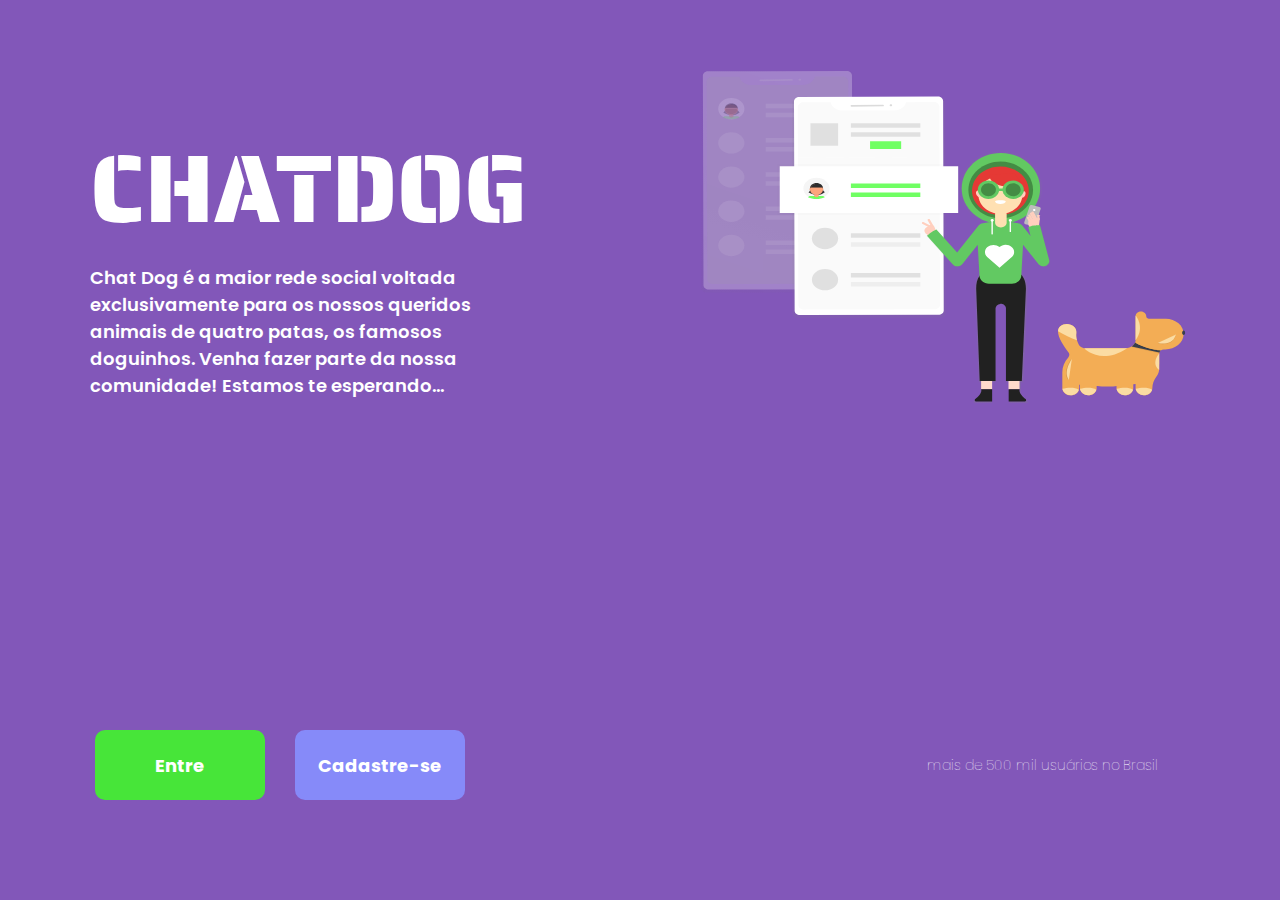
<file: index.html>
<!DOCTYPE html>
<html lang="pt-br">
    <head>
        <title>ChatDog | A maior comunidade de chat voltada para cães</title>
        <meta charset="utf-8">
        <meta name="viewport" content="width=device-width, initial-scale=1">
        <link href="https://fonts.googleapis.com/css2?family=Poppins&family=Saira+Stencil+One&display=swap" rel="stylesheet">
        <link rel="stylesheet" href="./css/estilo.css">
    </head>        
    <body>
        <div class="container-principal">
            <div class="container-logo">
                <h1 class="logo">CHATDOG</h1>
                <p class="texto-logo">Chat Dog é a maior rede social voltada exclusivamente para os nossos queridos animais de quatro patas, os famosos doguinhos.  Venha fazer parte da nossa comunidade! Estamos te esperando...</p>
            </div>
            <div class="container-img">
                <img src="./img/Imagem.svg">
            </div>
            <div class="container-entre">
                <div class="buttom-home-primary" onclick="window.location.href='./login.html'">Entre</div>
                <div class="buttom-home-secundary" onclick="window.location.href='./cadastro.html'">Cadastre-se</div>
            </div>
            <div class="container-usuarios">
                <p>mais de 500 mil usuários no Brasil</p>
            </div>
        </div>
    </body>
</html>
</file>
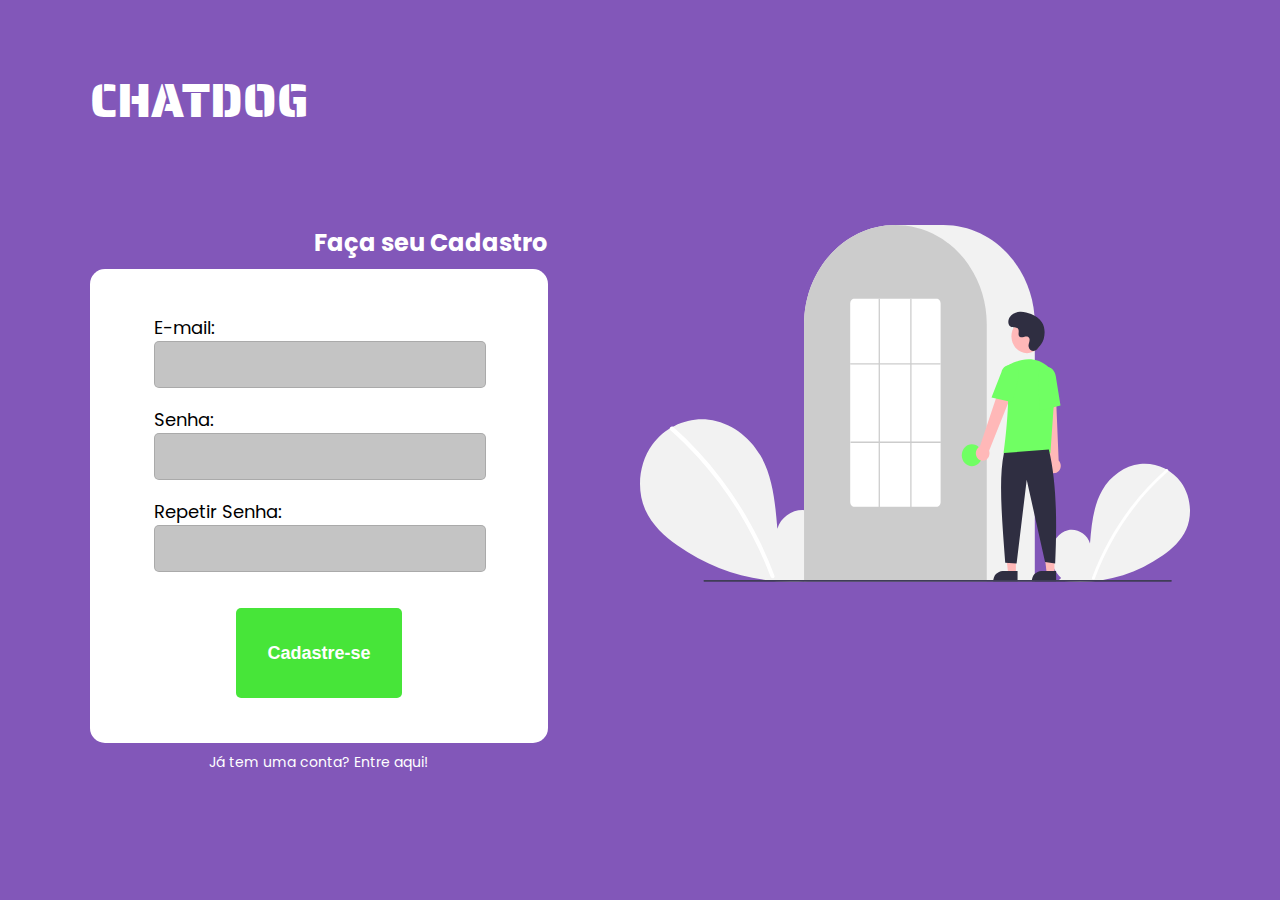
<file: cadastro.html>
<!DOCTYPE html>
<html lang="pt-br">
    <head>
        <title>Cadastre-se | ChatDog</title>
        <meta charset="utf-8">
        <meta name="viewport" content="width=device-width, initial-scale=1">
        <link href="https://fonts.googleapis.com/css2?family=Poppins&family=Saira+Stencil+One&display=swap" rel="stylesheet">
        <link rel="stylesheet" href="./css/estilo2.css">
    </head>        
    <body>
        <div class="container-principal">
            <div class="container-voltar">
                <img onclick="window.location.href='/index.html'" src="./img/contorno-fino-de-ponta-de-seta-a-esquerda.svg"><p>Cadastrar</p>
            </div>
            <div class="container-logo">
                <h1>CHATDOG</h1>
            </div>

            <div class="container-form">
                <h2 class="titulo-form">Faça seu Cadastro</h2>
                <div class="formulario">
                    <form action="./chat.html">
                        <label for="email">E-mail:</label>
                        <input type="email" id="email" name="email">
                        <label for="senha">Senha:</label>
                        <input type="password" id="senha" name="senha">
                        <label for="repetirsenha">Repetir Senha:</label>
                        <input type="password" id="repetirsenha" name="repetirsenha">
                        <div class="centralizar">
                            <input class="buttom-primary" type="submit" value="Cadastre-se">
                        </div>
                    </form>  
                </div>
                <div class="recuperar-senha">
                    <p>Já tem uma conta? <bold>Entre aqui!</bold></p>
                </div>
            </div>

            

            <div class="container-img">
                <img src="./img/open-the-door.svg">
            </div>
        </div>
    </body>
</html>
</file>
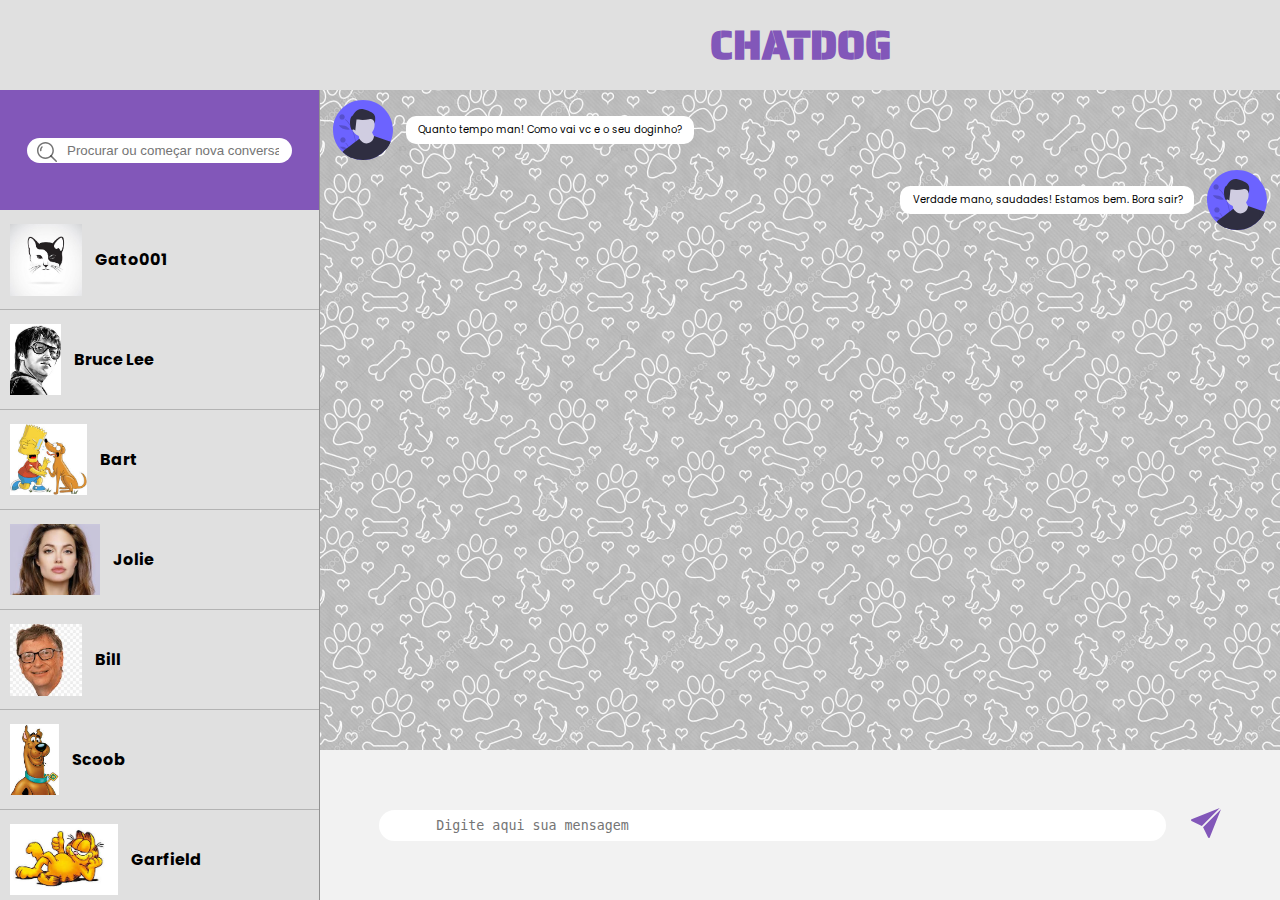
<file: chat.html>
<!DOCTYPE html>
<html lang="pt-br">
<head>
  <meta charset="UTF-8">
  <meta name="viewport" content="width=device-width, initial-scale=1.0">
  <link rel="stylesheet" href="./css/chat.css">
  <title>CHATDOG</title>
</head>
<body>
  <div class="container-principal" id="principal">   
    <div class="container-procurar">
      <input type="search" name="procurar" class="procurar" placeholder="Procurar ou começar nova conversa">
    </div>

    <div class="container-online">
      <div id="pessoa1" class="online-pessoa">
        <img src="./img/gato.jpg" alt="foto-perfil">
        <p>Gato001</p>
      </div>
      <div id="pessoa2" class="online-pessoa">
        <img src="./img/lee.jpeg" alt="foto-perfil">
        <p>Bruce Lee</p>
      </div>
      <div id="pessoa3" class="online-pessoa">
        <img src="./img/bart.jpeg" alt="foto-perfil">
        <p>Bart</p>
      </div>
      <div id="pessoa4" class="online-pessoa">
        <img src="./img/jolie.jpeg" alt="foto-perfil">
        <p>Jolie</p>
      </div>
      <div id="pessoa5" class="online-pessoa">
        <img src="./img/bill.jpeg" alt="foto-perfil">
        <p>Bill</p>
      </div>
      <div id="pessoa6" class="online-pessoa">
        <img src="./img/scob.jpeg" alt="foto-perfil">
        <p>Scoob</p>
      </div>
      <div id="pessoa7" class="online-pessoa">
        <img src="./img/garfield.jpeg" alt="foto-perfil">
        <p>Garfield</p>
      </div>
      <div id="pessoa8" class="online-pessoa">
        <img src="./img/Chaves.jpeg" alt="foto-perfil">
        <p>Chav</p>
      </div>
    </div>

    <div class="container-logo">
      <h1>chatdog</h1>
    </div>
    <div class="container-conversa">
      <div class="conversa-pessoa" id="conversa-pessoa1">
        <img src="./img/foto-perfil.svg" alt="pessoa1" class="perfil-foto-pessoa">
        <p>Quanto tempo man! Como vai vc e o seu doginho?</p>
      </div>
      <div class="conversa-pessoa inverse" id="conversa-pessoa2">
        <img src="./img/foto-perfil.svg" alt="pessoa2" class="perfil-foto-pessoa">
        <p>Verdade mano, saudades! Estamos bem. Bora sair?</p>
      </div>
    </div>
    <div class="container-mensagem">
      <textarea rows="1" cols="60" name="msg" placeholder="Digite aqui sua mensagem" class="msg"></textarea>
      <form action="#">
        <input type="image" src="./img/enviar.svg" name="enviar" class="msg-enviar">
      </form>
    </div>
  </div>
</body>
</html>
</file>
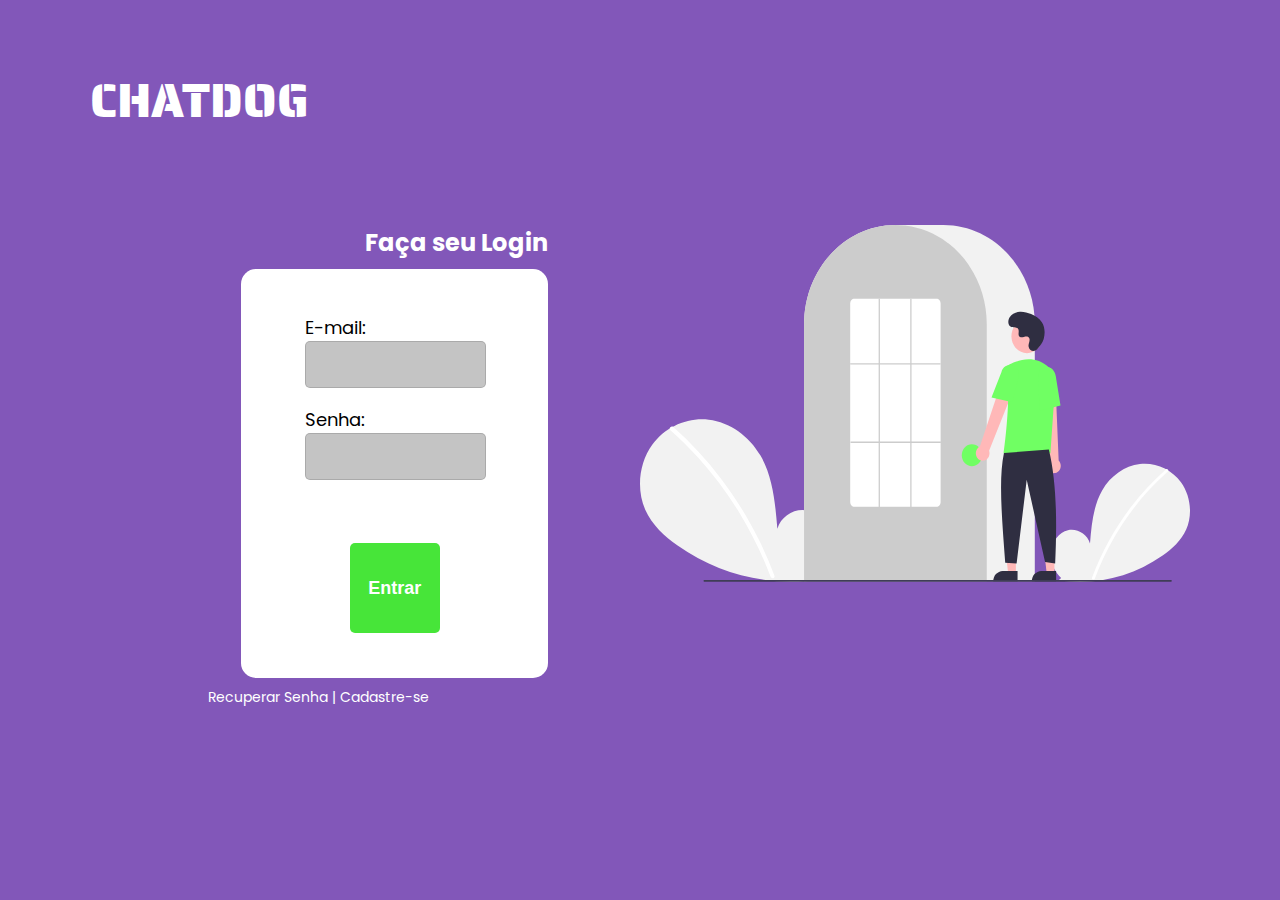
<file: login.html>
<!DOCTYPE html>
<html lang="pt-br">
    <head>
        <title>Entre | ChatDog</title>
        <meta charset="utf-8">
        <meta name="viewport" content="width=device-width, initial-scale=1">
        <link href="https://fonts.googleapis.com/css2?family=Poppins&family=Saira+Stencil+One&display=swap" rel="stylesheet">
        <link rel="stylesheet" href="./css/estilo2.css">
    </head>        
    <body>
        <div class="container-principal">
            <div class="container-voltar">
                <img onclick="window.location.href='/index.html'" src="./img/contorno-fino-de-ponta-de-seta-a-esquerda.svg"><p>Entrar</p>
            </div>
            <div class="container-logo">
                <h1>CHATDOG</h1>
            </div>
            <div class="container-form">
                <h2 class="titulo-form">Faça seu Login</h2>
                <div class="formulario">
                    <form action="./chat.html">
                        <label for="email">E-mail:</label><br>
                        <input type="email" id="email" name="email"><br>
                        <label for="senha">Senha:</label><br>
                        <input type="password" id="senha" name="senha"><br><br>
                        <div class="centralizar">
                            <input class="buttom-primary" type="submit" value="Entrar">
                        </div>
                    </form>  
                </div>
                <div class="recuperar-senha">
                    <p>Recuperar Senha | Cadastre-se</p>
                </div>
            </div>

            

            <div class="container-img">
                <img src="./img/open-the-door.svg">
            </div>
        </div>
    </body>
</html>
</file>
<file: css/estilo.css>
:root{
    font-size: 62.5%;
    --main-bg-color: #8257B9; /*Cor de fundo principal*/
    --buttom-bg-color-primary: #47E539;
    --buttom-bg-color-secundary: #868AF9;
    --text-color-primary: #ffffff;
    --text-color-secundary: #000000;
}

*{
    margin: 0;
    padding: 0;
}

html, body{
    box-sizing: border-box;
    background-color: var(--main-bg-color);
    font-family: 'Poppins', sans-serif;
}

.container-principal{
    padding-left: 7vw;
    padding-right: 7vw;
    color: var(--text-color-primary);
    display: grid;
    grid-template-columns: 1fr 1fr; /*Duas colunas*/
        grid-template-rows: 70vh 30vh; /*Duas linhas*/
        grid-template-areas: "logo img"
                             "buttom users" ;
}

.container-logo{
    grid-area: logo;
    padding-top: 12.5vh;
}

.container-img{
    grid-area: img;
    padding-top: 5vh;
    justify-self: end;
}
.container-img img{
    
    max-width: 43vw;
    max-height: 65vh;
}

.container-entre{
    grid-area: buttom;
    padding-left: 5px;
	align-self: center;
        
}

.container-usuarios{
    grid-area: users;
    display: grid;
    text-align: center;
    justify-content: right;
    align-items: center;
    padding-right: 2.5vw;
    font-size: 1.4rem;
    font-weight: lighter;
}

.logo{
    font-size: 9.6rem;
    font-family: 'Saira Stencil One', cursive;
    font-weight: 400;
}

.texto-logo{
    font-size: 1.8rem;
    font-weight: 600;
    max-width: 70%;
    margin-left: 0px;
}

.buttom-home-primary{
    background-color: var(--buttom-bg-color-primary);
    font-size: 1.8rem;
    font-weight: bold;
    height: 70px;
    width: 170px;
    display: flex;
    align-items: center;
    justify-content: center;
    border-radius: 10px;
    float: left;
    margin-right: 30px;
    cursor: pointer;
}

.buttom-home-secundary{
    background-color: var(--buttom-bg-color-secundary);
    font-size: 1.8rem;
    font-weight: bold;
    height: 70px;
    width: 170px;
    display: flex;
    align-items: center;
    justify-content: center;
    border-radius: 10px;
    cursor: pointer;
}

/*Tablet - (iPad Pro)*/
@media only screen and (max-width: 1024px) {
    /* For mobile phones: */
    :root{
        font-size: 62%;
    }

    .container-principal{
        padding-left: 7vw;
        padding-right: 7vw;
        color: var(--text-color-primary);
        display: grid;
        grid-template-columns: 1fr; /*Duas colunas*/
        grid-template-rows: 40vh 22.5vh 22.5vh 15vh;
        grid-template-areas: "logo"
                             "img"
                             "buttom"
                             "users";
    }
    
    .container-img{
        grid-area: img;
        padding-top: 0vh;
        justify-self: center;
        align-self: center;
        
    }
    .container-img img{
        max-width: 86vw;
        max-height: 25vh;
        display: grid;
        align-self: center;
        justify-self: center;
    }
    
    .container-entre{
        grid-area: buttom;
        padding-left: 0px;
        justify-self: center;
        align-self: center;
        
    }
    
    .container-usuarios{
        grid-area: users;
        display: grid;
        text-align: center;
        justify-content: center;
        align-items: center;
        padding-right: 2.5vw;
        font-size: 1.4rem;
        font-weight: lighter;
    }
    
    .logo{
        font-size: 9.6rem;
        font-family: 'Saira Stencil One', cursive;
        font-weight: 400;
        text-align: center;
    }
    
    .texto-logo{
        max-width: 100%;
        margin-left: 0px;
        text-align: center;
    }
    
    
    
}

/*Tablet - Default*/
@media only screen and (max-width: 768px) {
    :root{
        font-size: 55%;
    }    
}


/*Mobile L*/
@media only screen and (max-width: 550px) {
    .container-logo{
        padding-top: 5vh;
    }

    .buttom-home-primary{
        height: 60px;
        width: 160px;
        margin: 0px 0px 1vh 0px;
      
    }

    .buttom-home-secundary{
        height: 60px;
        width: 160px;
        clear: both;
      
     }
}

/*Mobile M*/
@media only screen and (max-width: 375px) {
    :root{
        font-size: 45%;
    }
}

@media only screen and (max-width: 320px) {
    :root{
        font-size: 40%;
    }

    .buttom-home-primary{
        height: 50px;
        width: 150px;
        margin: 0px 0px 1vh 0px;
        
    }

    .buttom-home-secundary{
        height: 50px;
        width: 150px;
        clear: both;
      
    }
}
</file>
<file: css/estilo2.css>
:root{
    font-size: 62.5%;
    --main-bg-color: #8257B9; /*Cor de fundo principal*/
    --form-bg-color: #ffffff;
    --form-input-bg-color: #C4C4C4;
    --buttom-bg-color-primary: #47E539;
    --buttom-bg-color-secundary: #868AF9;
    --text-color-primary: #ffffff;
    --text-color-secundary: #000000;
}

*{
    margin: 0;
    padding: 0;
}

html, body{
    box-sizing: border-box;
    background-color: var(--main-bg-color);
    font-family: 'Poppins', sans-serif;
}

.container-principal{
    padding-left: 7vw;
    padding-right: 7vw;
    color: var(--text-color-primary);
    display: grid;
    grid-template-columns: 5fr 7fr; /*2 colunas*/
    grid-template-rows: 25vh 75vh; /*3 linhas*/
    grid-template-areas: "logo logo"
                         "form img";
}

.container-voltar{
    display: none;
}

.container-logo{
    grid-area: logo;
    padding-top: 7vh;
}

.container-logo h1{
    font-size: 4.8rem;
    font-family: 'Saira Stencil One', cursive;
    font-weight: 400;
}

.container-img{
    grid-area: img;
    align-self: initial;
    justify-self: end;
}

.container-img img{
    
    max-width: 43vw;
    max-height: 65vh;
}

.recuperar-senha{
    width: 100%;
    margin: 0 auto !important;
    padding-top: 1vh;
}

.recuperar-senha p{
    font-size: 1.4rem;
    text-align: center;
}

.container-form{
    grid-area: form;
    align-items: end;
    justify-items: end;
}

.container-form h2{
    font-size: 2.4rem;
    padding-bottom: 1vh;
}

.formulario{
    background-color: var(--form-bg-color);
    border-radius: 15px;
    padding: 5vh 5vw 5vh 5vw;
    color: var(--text-color-secundary);
    font-size: 1.8rem;
    font-weight: medium;
}
.formulario form input{
    margin: 0px 0px 2vh 0px;
    border-radius: 5px;
    border: solid 1px rgba(0, 0, 0, 0.13);
    height: 5vh;
    width: 100%;
    background-color: var(--form-input-bg-color);
}

.buttom-primary{
    background-color: var(--buttom-bg-color-primary) !important;
    font-size: 1.8rem;
    font-weight: bold;
    height: 10vh !important;
    border-radius: 5px;
    border: solid 0px #fff !important;
    color: var(--text-color-primary);
    margin: 2vh 0px 0px 0px !important;
    cursor: pointer;
}

.centralizar{
    width: 50%;
    margin: 0 auto !important;
}

@media only screen and (max-width: 768px) {
    :root{
        font-size: 55%;
    }
    .centralizar{
        width: 60%
    }
    .buttom-primary{
        height: 8vh !important;
    }
}

@media only screen and (max-width: 425px) {
    :root{
        font-size: 45%;
    }

    .container-principal{
        grid-template-columns:5fr 7fr; /*2 colunas*/
        grid-template-rows: 10vh 75vh; /*2 linhas*/
        grid-template-areas: "voltar logo"
                             "form form";
    }

    .container-voltar{
        display: flex;
        grid-area: voltar;
        justify-self: flex-start;
        align-self: center;
    }
    .container-voltar img{
        height: 5vh;
        max-height: 35px;
    }
    .container-voltar p{
        text-align: center;
        font-size: 2.4rem;
        font-weight: normal;
        padding-top: 3px;
    }
    .container-img{
        display: none;
    }
    .container-logo{
        align-self: center;
        justify-self: end;
        padding-top: 0vh;
        
    }
    .container-form{
        align-self: center;
    }
}
</file>
<file: css/chat.css>
@import url('https://fonts.googleapis.com/css2?family=Saira+Stencil+One&display=swap');
@import url('https://fonts.googleapis.com/css2?family=Poppins&display=swap');

:root {
  font-size: 62.5%;
  --search-logo-color: #8257B9;
  --main-bg-color: #E0E0E0;
  --text-color-primary: #000;
  --text-color-secondary: rgba(0, 0, 0, 0.55);
  --border-online-color: #b3b3b3;
  --border-main-color: rgb(145, 145, 145);
  --mensagem-bg-color: #F2F2F2;
}

* {
  margin: 0px;
  padding: 0px;
}

html, body{
  box-sizing: border-box;
  background-color: var(--main-bg-color);
  font-family: 'Poppins', sans-serif;
}

.container-principal {
  height: 100vh;
  color: var(--text-color-primary);
  display: grid;
    grid-template-columns: 1fr 3fr;
    grid-template-rows: 0.6fr 0.8fr 3.6fr 1fr;
    grid-template-areas: "perfil logo"
                         "procurar conversa"
                         "online conversa"
                         "online mensagem";
}


.perfil-foto-pessoa {
  min-width: 40px;
  min-height: 40px;
}

.container-procurar {
  grid-area: procurar;
  padding: 1.5vh 3vh;
  border-right: 1px solid var(--border-main-color);
  background-color: var(--search-logo-color);
  display: flex;
    align-items: center;
}

.procurar {
  border-radius: 50px;
  border-style: none;
  width: 100%;
  padding: 5px 0px 5px 40px;
  background-image: url('../img/procurar.svg');
    background-size: 20px;
    background-position: 10px 4px;
    background-repeat: no-repeat;
}

.container-online {
  grid-area: online;
  border-right: 1px solid var(--border-main-color);
  overflow: auto;
    overflow-x: hidden;
  display: grid;
    grid-template-columns: 1fr;
    grid-template-rows: auto;
}

.online-pessoa {
  padding: 0.5vh 10px;
  width: 100%;
  height: 10vh;
  border-bottom: 1px solid var(--border-online-color);
  display: flex;
    align-items: center;
}

.online-pessoa > img{
  max-width: 80%;
  max-height: 80%;

}

.online-pessoa > p {
  padding: 1vw;
  font-size: 1.6rem;
  font-weight: bold;
}

.container-logo {
  grid-area: logo;
  align-self: center;
  font-family: 'Saira Stencil One', cursive;
    font-size: 2rem;
    color: var(--search-logo-color);
  text-transform: uppercase;
  display: flex;
    justify-content: center;
}

.container-conversa {
  grid-area: conversa;
  padding:10px 1vw 10px 1vw;
  font-size: 1rem;
  overflow: auto;
  background-image: url('../img/fundo-dog.png');
    background-color: #cccccc; /* fallback */
  display: flex;
    flex-direction: column;
}

.conversa-pessoa {
  padding-bottom: 10px;
  width: 100%;
  display: flex;
    align-items: center;
}

.conversa-pessoa > img {
  padding-right: 1vw;
}

.conversa-pessoa > p {
  padding: 6px 1vw;
  border-radius: 10px;
  background-color: white;
}

.inverse {
  flex-direction: row-reverse;
}

.inverse > img {
  padding-right: 0px;
  padding-left: 1vw;
}

.container-mensagem {
  grid-area: mensagem;
  align-self: center;
  width: 100%;
  height: 100%;
  background-color: var(--mensagem-bg-color);
  display: flex;
    justify-content: center;
    align-items: center;
}

.msg {
  border-radius: 50px;
  border-style: none;
  padding: 8px 6%;
  margin-right: 2vw;
  width: 70%;
  resize: none;
}

.msg-enviar {
  width: 30px;
  height: 30px;
}

@media only screen and (max-width: 768px) {
  .container-principal {
    grid-template-columns: 1fr 2fr;
  }

  .procurar::placeholder {
    font-size: 1rem;
  }
}

@media only screen and (max-width: 550px) {
  :root {
    font-size: 50%;
  }

  .container-principal {
    grid-template-columns: repeat(auto-fill, 100%);
    overflow: hidden;
  }

  .msg {
    width: 60%;
  }

  .msg::placeholder {
    font-size: 1.6rem;
  }
}
</file>
